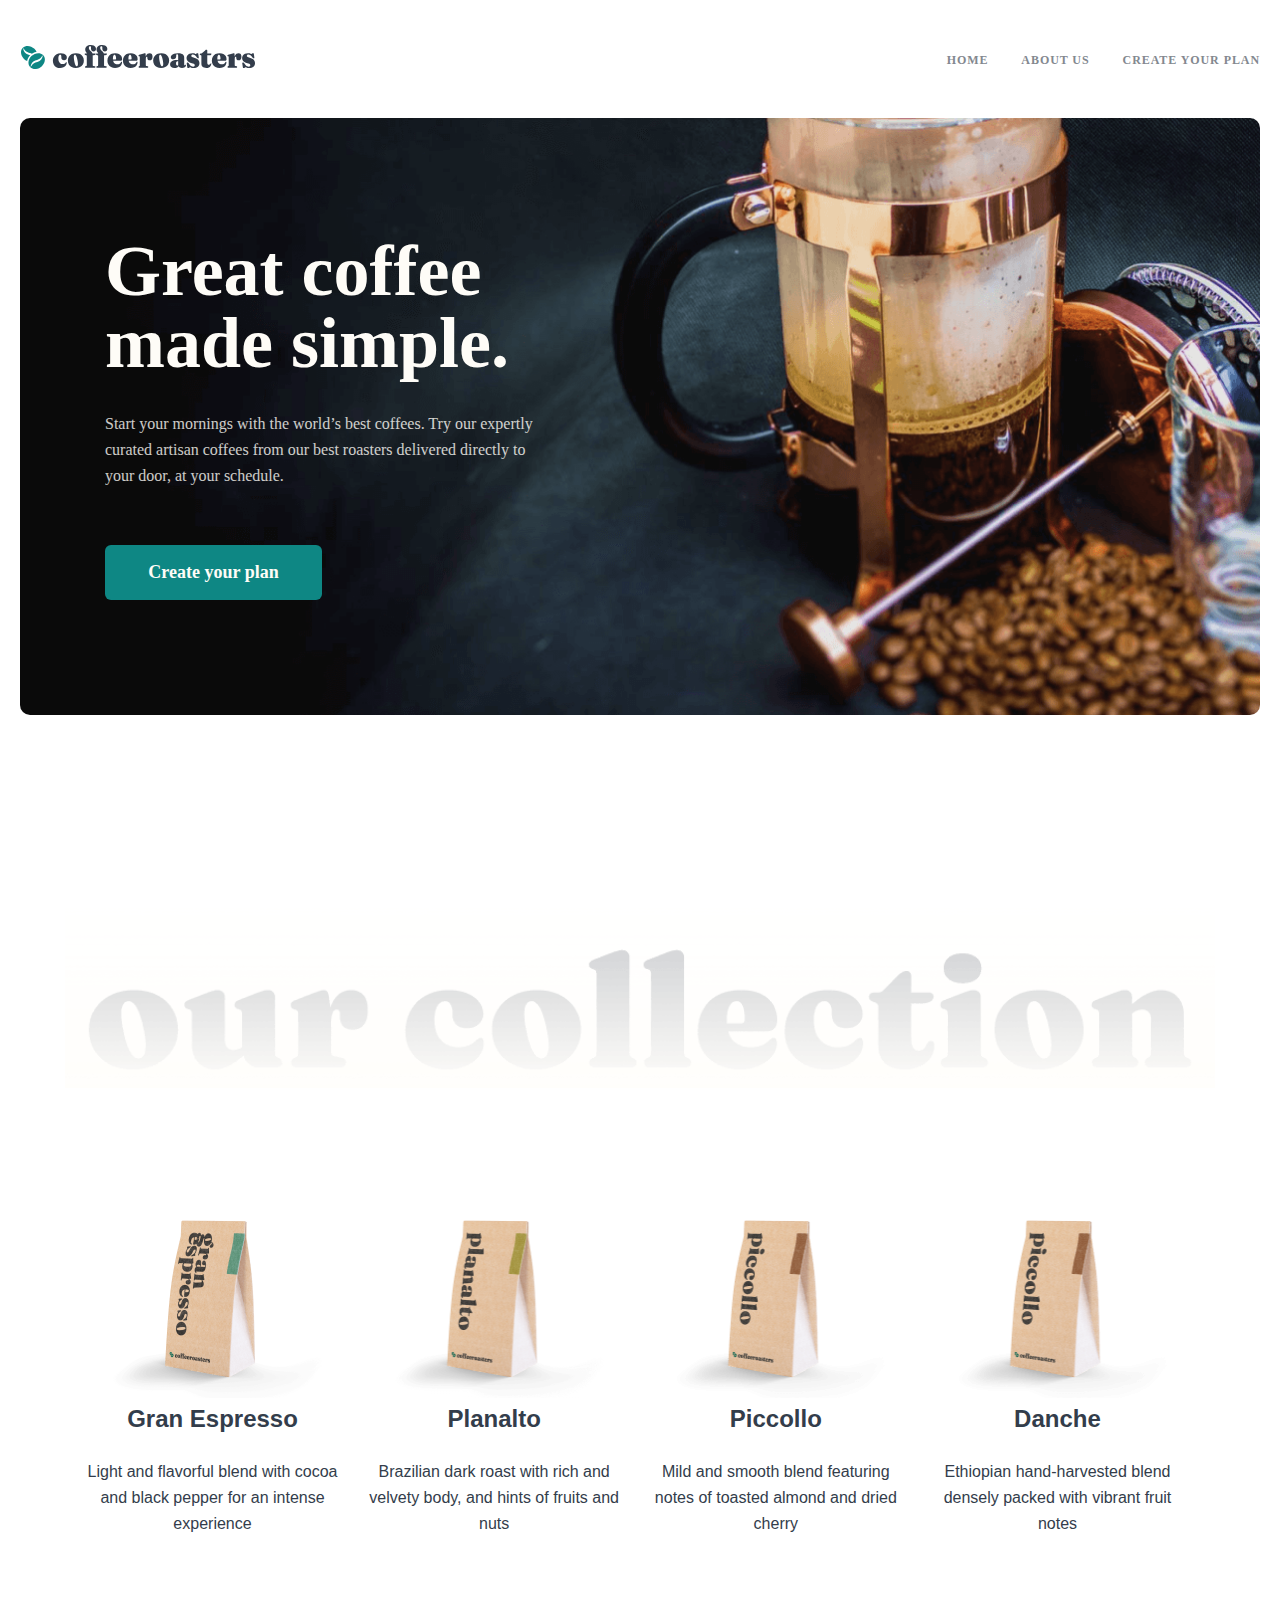
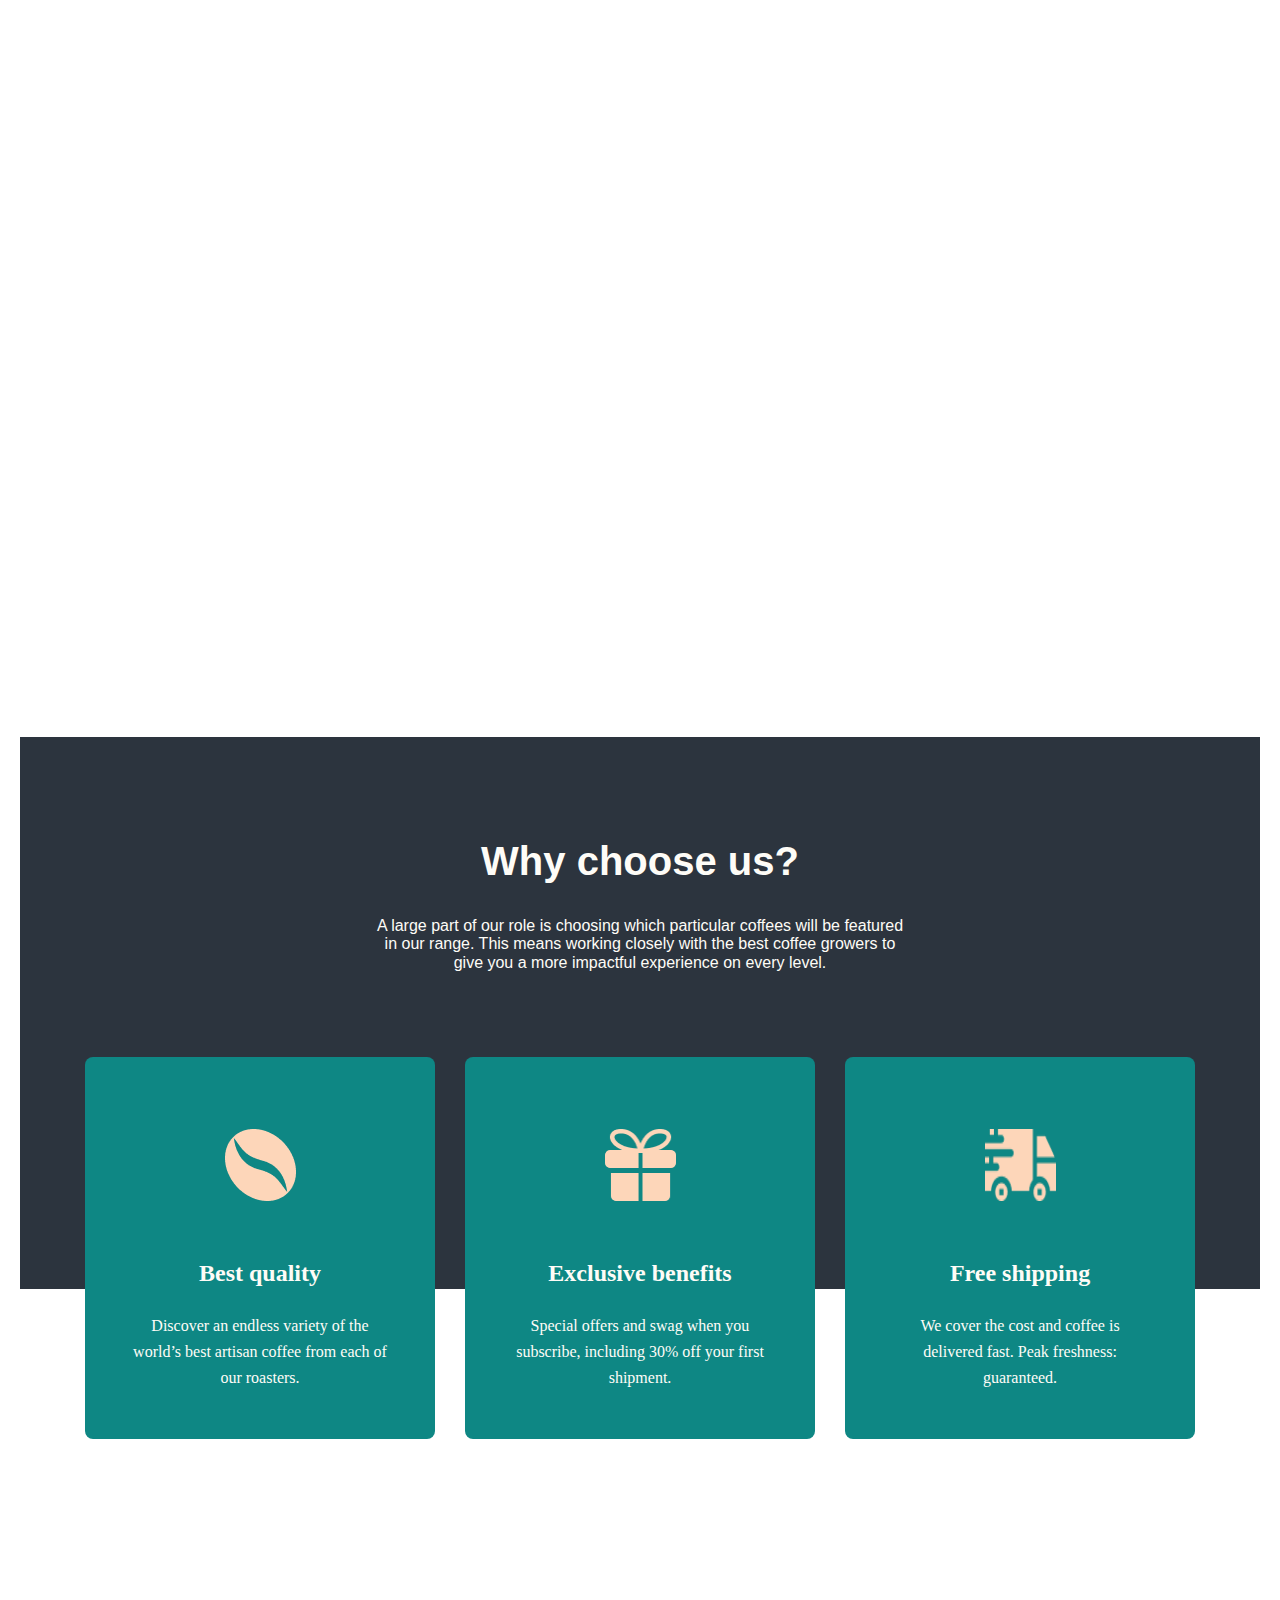
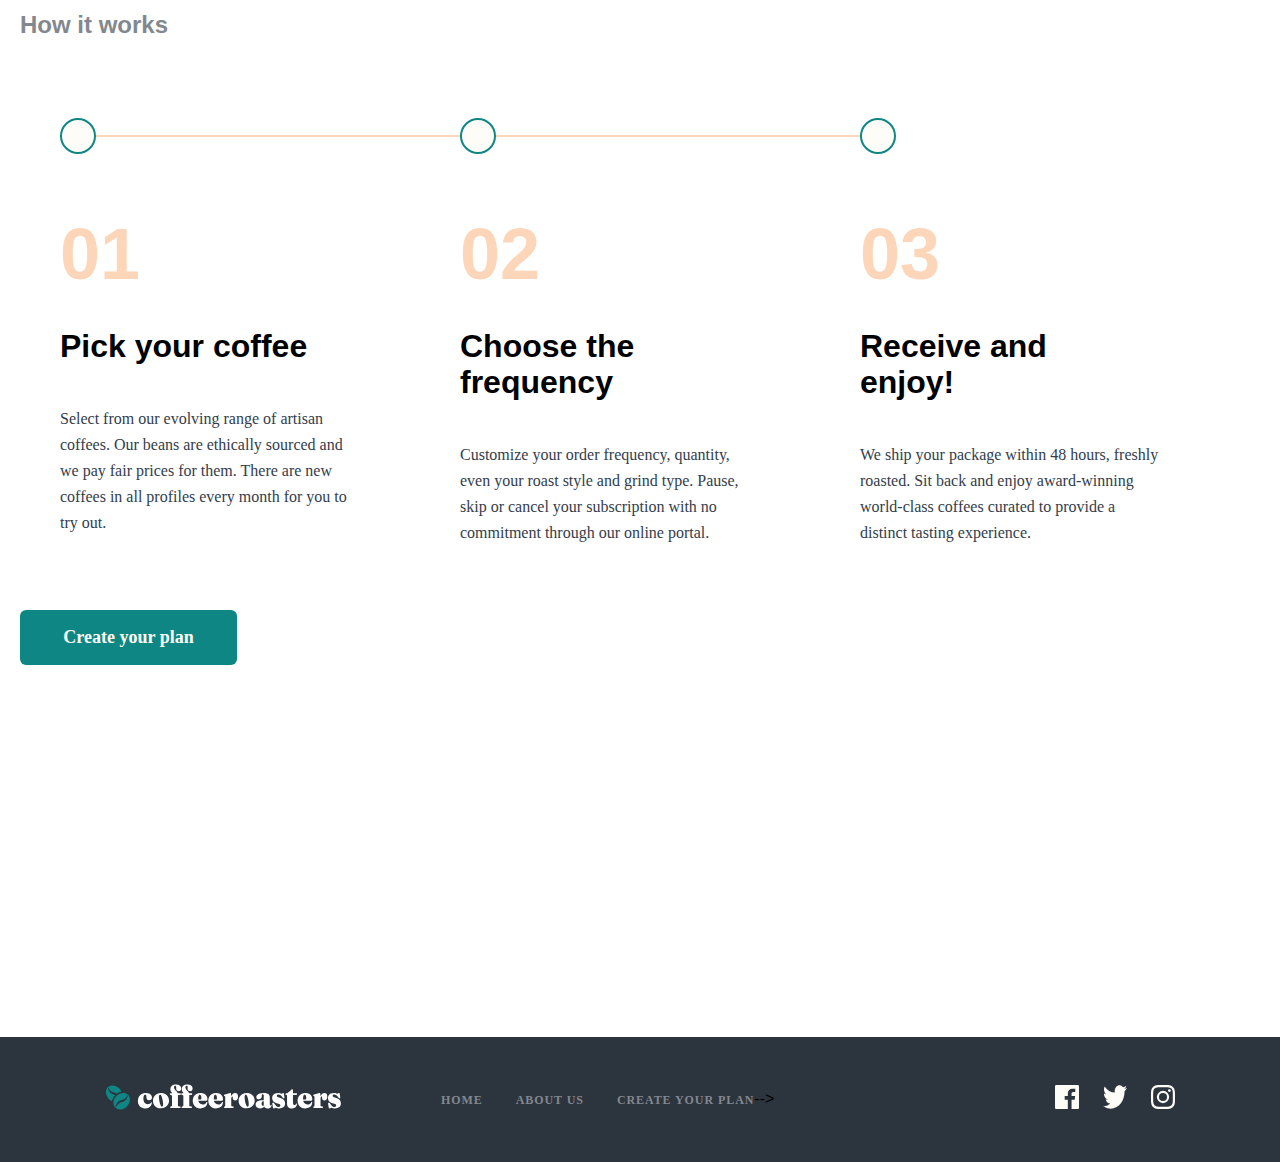
<file: index.html>
<!DOCTYPE html>
<html lang="en">
<head>
    <meta charset="UTF-8">
    <meta http-equiv="X-UA-Compatible" content="IE=edge">
    <meta name="viewport" content="width=device-width, initial-scale=1.0">
    <link rel="stylesheet" href="./css/main.min.css">
    <title>coffeeroasters</title>
</head>
<body>
    <!-- Header -->
    
       <header class="header">
        <div class="container">
            <a class="logo-link" href="./index.html">
                <img
                class="logo-link-image" 
                src="./images/header-logo.svg" 
                alt="coffeeroasters's logo"
                width="236"
                height="26"
                >
            </a> 
            
            
            <button class="header__menu-button" type="button">
                
                <span>&#9776;</span>
                <span>&#x2715;</span>
                
            </button>  
          
        <!-- nav -->
        
          <nav class="nav">
            <ul class="nav__list">
                <li class="nav__item">
                    <a class="nav__link nav__link--active" href="./index.html">HOME</a>
                </li>
                <li class="nav__item">
                    <a class="nav__link" href="./about.html">ABOUT US</a>
                </li>
                <li class="nav__item">
                    <a class="nav__link" href="./creat.html">Create your plan</a>
                </li>
            </ul>
        </nav>
    </div>
</header>   

<!-- Main -->

<main class="main">  

    <!-- Hero -->

        <section class="hero">
        <div class="container">
            <div class="hero__box">
                <h1 class="hero__heading">Great coffee made simple.</h1>
                
                <p class="hero__description">
                    Start your mornings with the world’s best coffees. 
                    Try our expertly curated artisan coffees from our best 
                    roasters delivered directly to your door, at your schedule.
                </p>
                
                <button
                class="hero__link button" 
                href="./create-your-plan.html" 
                title="Create your plan">Create your plan
            </button>
        </div>
    </div>
</section>     

 <!-- Collection -->  

     <section class="collection">
    <div class="container container__small">
        <ul class="collection__list">
            <li class="collection__item">
                <img 
                class="coffee" 
                src="./images/kopi1 copy.png" 
                alt="coffee"
                width="255"
                height="193">
                
                <div class="collection__box">
                    <h2 class="collection__heading">Gran Espresso</h2>
                    
                    <p class="collection__paragraph">
                        Light and flavorful blend with
                        cocoa and black pepper for an intense experience
                    </p>
                </div>
            </li>
            <li class="collection__item">
                
                <img 
                class="planalto" 
                src="./images/kopi2.png" 
                alt="coffee"
                width="255"
                height="193">
                
                <div class="collection__box">
                    <h2 class="collection__heading">Planalto</h2>
                    
                    <p class="collection__paragraph">
                        Brazilian dark roast with rich and velvety body, 
                        and hints of fruits and nuts
                    </p>
                </div>
            </li>
            <li class="collection__item">
                
                <img 
                class="piccollo" 
                src="./images/kopi3.png" 
                alt="coffee"
                width="255"
                height="193">
                
                <div class="collection__box">
                    <h2 class="collection__heading">Piccollo</h2>
                    
                    <p class="collection__paragraph">
                        Mild and smooth blend featuring notes
                        of toasted almond and dried cherry
                    </p>
                </div>
            </li>
            <li class="collection__item"> 
                
                <img 
                class="danche" 
                src="./images/kopi3.png" 
                alt="coffee"
                width="255"
                height="193">
                
                <div class="collection__box">
                    <h2 class="collection__heading">Danche</h2>
                    
                    <p class="collection__paragraph">
                        Ethiopian hand-harvested blend densely
                        packed with vibrant fruit notes
                    </p>
                </div>
            </li>
        </ul>
    </div>
</section> 

  <section class="services">
    <div class="container">
        <div class="services__info">
            <h2 class="services-heading">Why choose us?</h2>
            
            <p class="services__info__paragraph">
                A large part of our role is choosing which particular
                coffees will be featured 
                in our range. This means working closely 
                with the best coffee growers to give 
                you a more impactful experience on every level.
            </p>
        </div>
        
        
        
        <ul class="services__sub__list">
            <li class="services__sub__item">
                <img
                class="coffe" 
                src="./images/coffe.png" 
                alt="coffe"
                width="71"
                height="72"
                >
                
                <div class="services__sub__info">
                    <h2 class="services__sub__heading">Best quality</h2>
                    
                    <p class="services__sub__text">
                        Discover an endless variety of the world’s
                        best artisan coffee from each of our roasters.
                    </p>
                </div>
            </li>
            <li class="services__sub__item">
                <img
                class="coffe "
                src="./images/surprise.png" 
                alt="coffe"
                width="72"
                height="72"
                >
                <div class="services__sub__info">
                    <h2 class="services__sub__heading">Exclusive benefits</h2>
                    
                    <p class="services__sub__text">
                        Special offers and swag when you subscribe, 
                        including 30% off your first shipment.
                    </p>
                </div>
            </li>
            <li class="services__sub__item">
                
                <img  
                class="coffe"
                src="./images/car.png" 
                alt="coffe"
                width="72"
                height="50"
                >
                <div class="services__sub__info">
                    <h2 class="services__sub__heading">Free shipping</h2>
                    
                    <p class="services__sub__text">
                        We cover the cost and coffee is delivered fast.
                        Peak freshness: guaranteed.
                    </p>
                </div>
            </li>
        </ul>
    </div>
</div>
</section>  

<!--STEPS-->

  <section class="steps">
    <div class="container container--small">
        <h2 class="steps__heading">How it works</h2>
        
        <ol class="steps__list">
            <li class="step">
                <h3 class="step__heading">
                    <span class="step__heading__count">01</span>
                    <span class="step__heading__name">Pick your coffee</span>
                </h3>
                
                <p class="step__text">
                    Select from our evolving range of artisan coffees. Our beans are ethically sourced and we pay fair prices for them. There are new coffees in all profiles every month for you to try out.
                </p>
            </li>
            
            <li class="step">
                <h3 class="step__heading">
                    <span class="step__heading__count">02</span>
                    <span class="step__heading__name">Choose the frequency</span>
                </h3>
                
                <p class="step__text">
                    Customize your order frequency, quantity, even your roast style and grind type. Pause, skip or cancel your subscription with no commitment through our online portal.
                </p>
            </li>
            
            <li class="step">
                <h3 class="step__heading">
                    <span class="step__heading__count">03</span>
                    <span class="step__heading__name">Receive and enjoy!</span>
                </h3>
                
                <p class="step__text">
                    We ship your package within 48 hours, freshly roasted. Sit back and enjoy award-winning world-class coffees curated to provide a distinct tasting experience.
                </p>
            </li>
        </ol>
        
        <a class="steps__link button" href="./create.html">Create your plan</a>
    </div>
</section>
</main>          

<!-- Footer -->

  <footer class="footer">
    <div class="container">
        <div class="footer__inner">
            <a class="logo-link" href="./index.html">
                <img
                class="logo-link-image" 
                src="./images/logo-oq.svg" 
                alt="coffeeroasters's logo"
                width="236"
                height="26"
                >
            </a>  
              
            <!-- Nav -->
            
               <nav class="nav">
                <ul class="nav__list">
                    <li class="nav__item">
                        <a class="nav__link" href="./index.html">HOME</a>
                    </li>
                    <li class="nav__item">
                        <a class="nav__link" href="./about.html">ABOUT US</a>
                    </li>
                    <li class="nav__item">
                        <a class="nav__link" href="./creat.html">Create your plan</a>
                    </li>
                </ul>
            </nav>    -->
            
            <!-- Socials  -->
            
               <ul class="socials">
                <li class="socials__item">
                    <a class="socials__link" href="#">
                        <img
                        src="./images/facebooke.svg" 
                        alt="Social media icon"
                        width="24"
                        height="24"
                        >
                    </a>
                </li>
                <li class="socials__item">
                    <a class="socials__link" href="#">
                        <img 
                        src="./images/twiter-icon.svg" 
                        alt="Social media icon"
                        width="24"
                        height="24"
                        >
                    </a>
                </li>
                <li class="socials__item">
                    <a class="socials__link" href="#">
                        <img
                        src="./images/instagram-icon.svg" 
                        alt="Social media icon"
                        width="24"
                        height="24"
                        >
                    </a>
                </li>
            </ul>
        </div>
    </div> 
</footer>     

<script src="./main.js"></script>
</body>
</html>
</file>
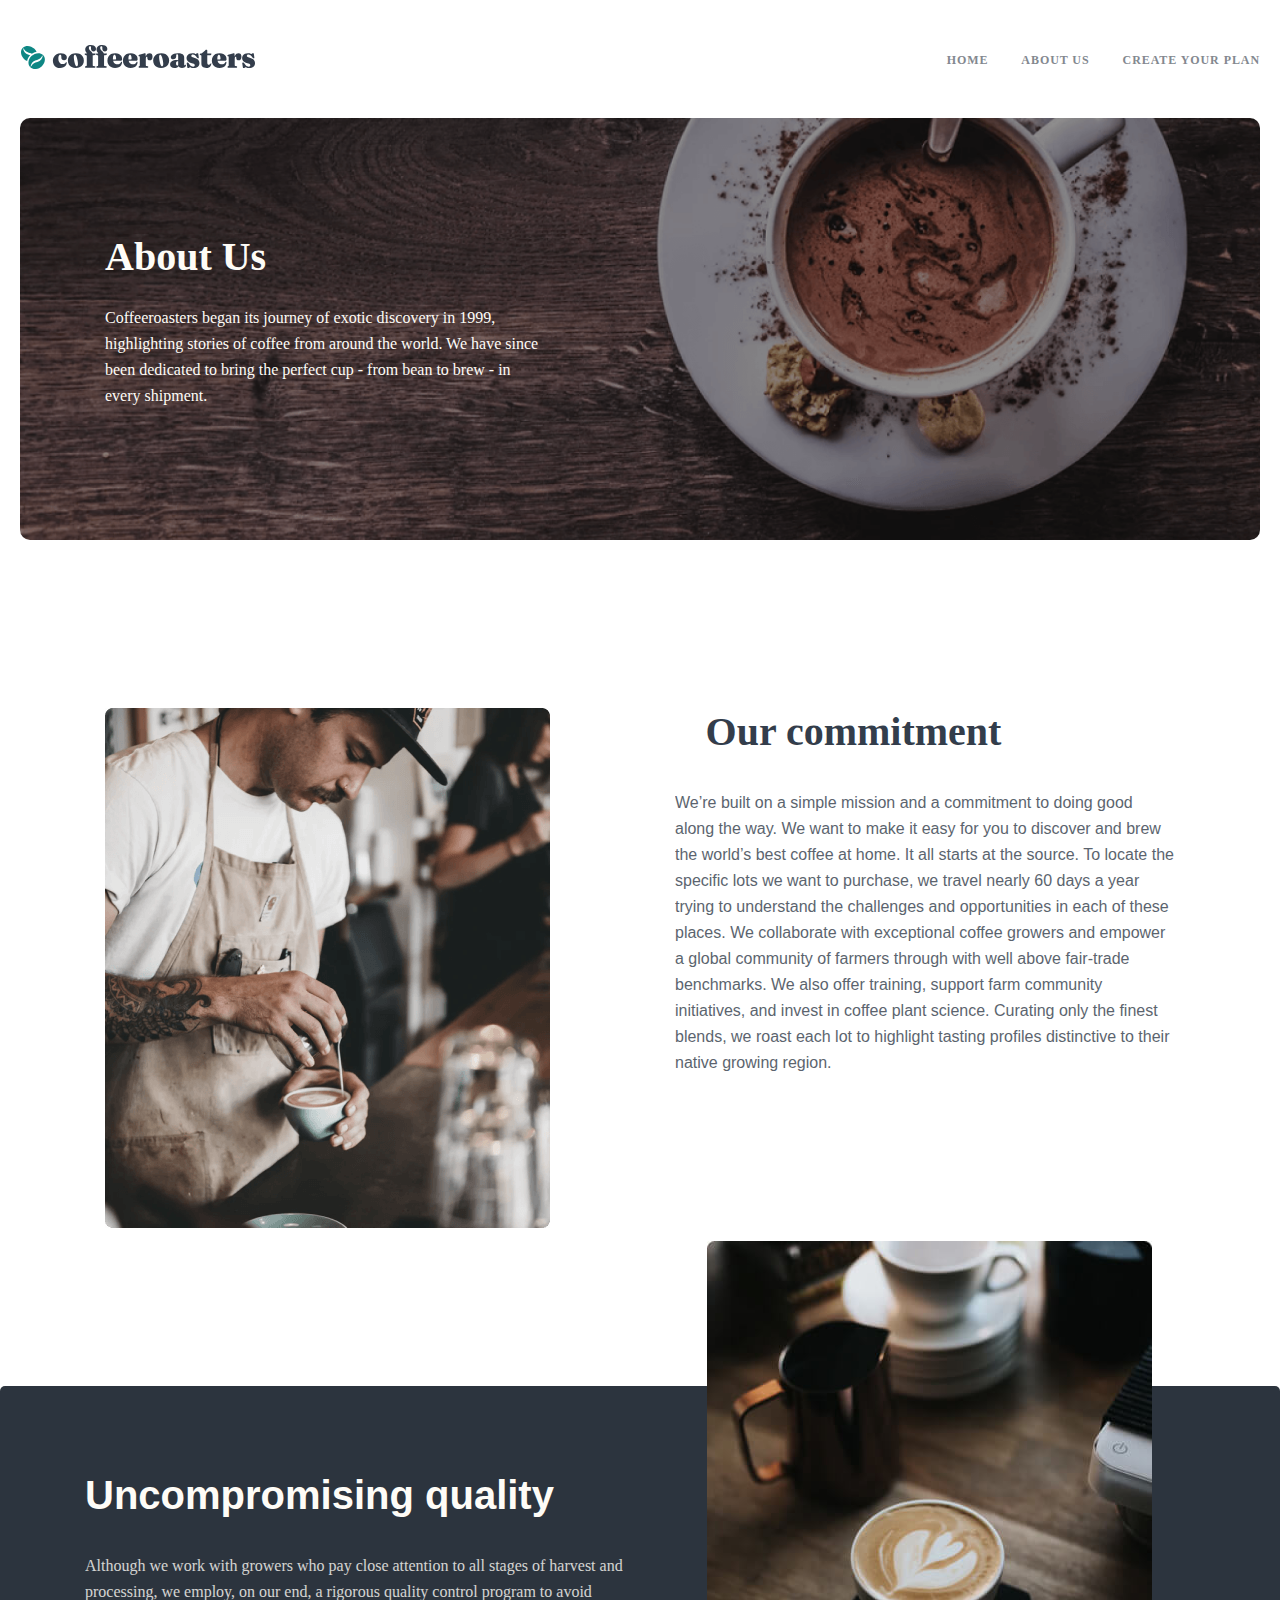
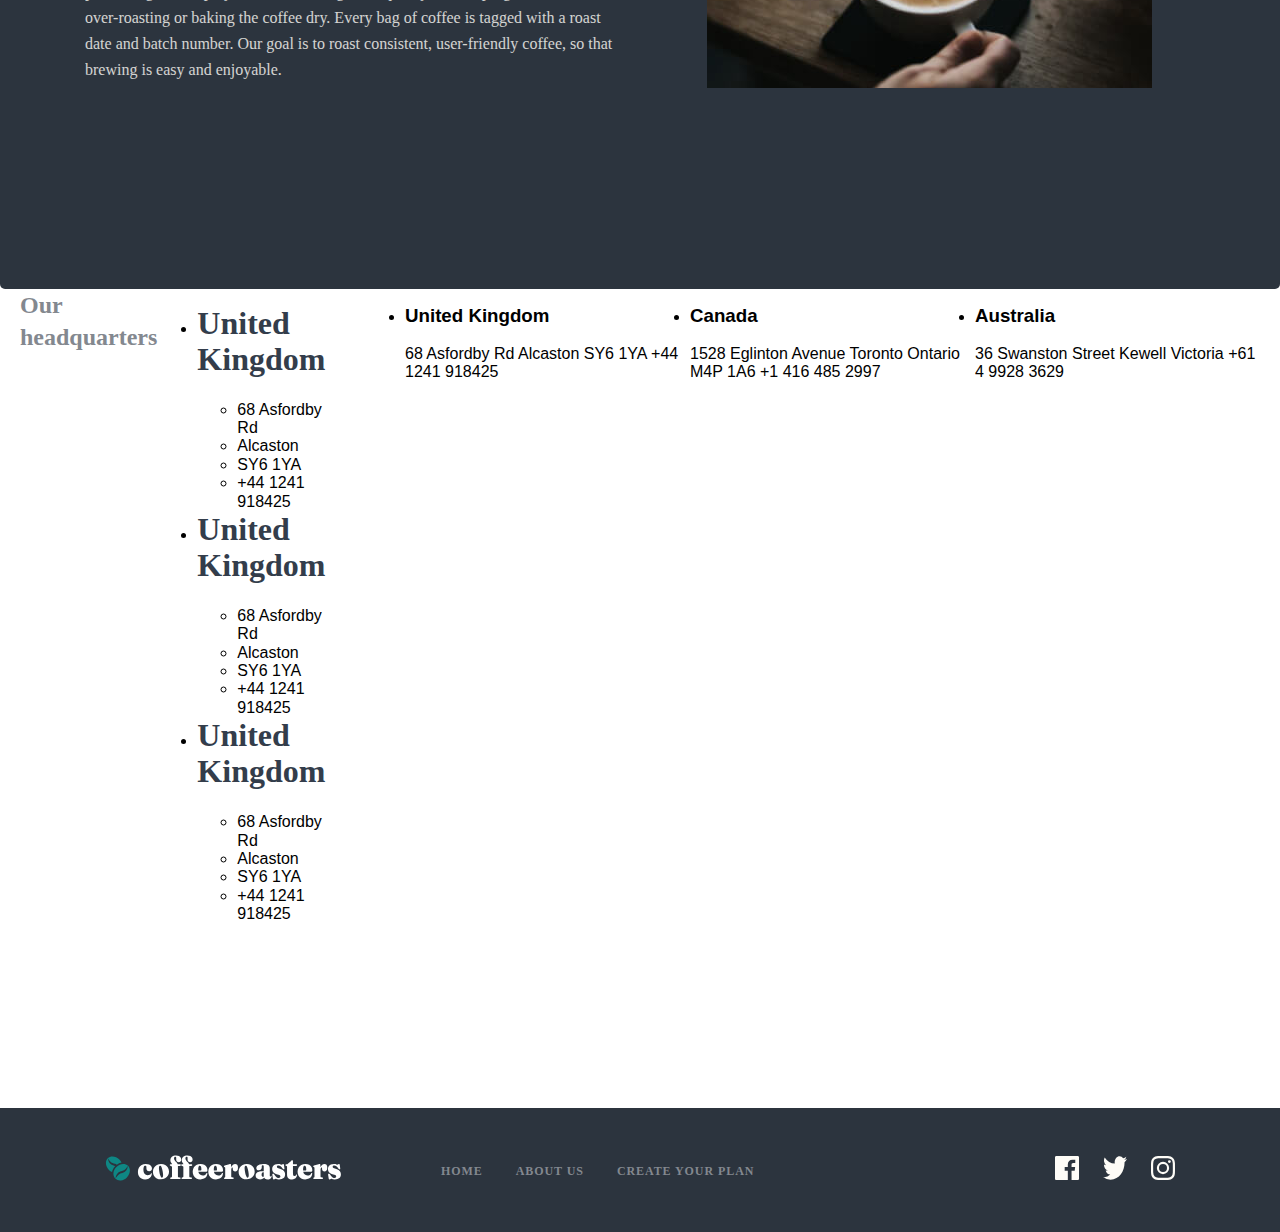
<file: about.html>
<!DOCTYPE html>
<html lang="en">
<head>
    <meta charset="UTF-8">
    <meta http-equiv="X-UA-Compatible" content="IE=edge">
    <meta name="viewport" content="width=device-width, initial-scale=1.0">
    <link rel="stylesheet" href="./css/main.min.css">
    <title>About us</title>
</head>
<body>
    
    <!-- Header -->
    
    <header class="header">
        <div class="container">
            <a class="logo-link" href="./index.html">
                <img
                class="logo-link-image" 
                src="./images/header-logo.svg" 
                alt="coffeeroasters's logo"
                width="236"
                height="26"
                >
            </a>
            
            <button class="header__menu-button" type="button">
                
                <span>&#9776;</span>
                <span>&#x2715;</span>
                
            </button>
            
            
            <!-- nav -->
            
            <nav class="nav">
                <ul class="nav__list">
                    <li class="nav__item">
                        <a class="nav__link nav__link--active" href="./index.html">HOME</a>
                    </li>
                    <li class="nav__item">
                        <a class="nav__link" href="./about.html">ABOUT US</a>
                    </li>
                    <li class="nav__item">
                        <a class="nav__link" href="./creat.html">Create your plan</a>
                    </li>
                </ul>
            </nav>
        </div>
    </header>
    
    <!-- Main -->
    
    <main class="main">
        
        <!-- Intro -->
        
        <section class="intro">
            <div class="container">
                <div class="intro__inner">
                    <h1 class="intro__heading">About Us</h1>
                    
                    <p class="intro-paragraph">
                        Coffeeroasters began its journey of exotic discovery in 1999,
                        highlighting stories of coffee from around the world.
                        We have since been dedicated
                        to bring the perfect cup - from bean to brew - in every shipment.
                    </p>
                </div>
            </div>
        </section>  
        
         <section class="commitment">
            <div class="container">
                <picture> 
                    <!-- <source media="(max-width:768px )" srcset="./"> -->
                    <source media="(max-width:768px )" srcset="./images/about-tablet2.png">
                    
                    <img 
                    class="commitment__image" 
                    src="./images/Bitmap-about.png" 
                    alt="coffeeroasters-web-site"
                    width="445"
                    height="520"
                    >
                </picture>
                <div class="our-commitment">
                    <h2 class="commitment__heading">Our commitment</h2>
                    
                    <p class="commitment__paragraph">
                        We’re built on a simple mission and a commitment to doing good along the way.
                        We want to make it easy for you to discover and brew the world’s best coffee at home. 
                        It all starts at the source. To locate the specific lots we want to purchase,
                        we travel nearly 60 days a year trying to understand 
                        the challenges and opportunities in each of these places.
                        We collaborate with exceptional coffee growers and empower a global 
                        community of farmers through with well above fair-trade benchmarks.
                        We also offer training,
                        support farm community initiatives, and invest in coffee plant science.
                        Curating only the finest blends, we roast each lot to highlight 
                        tasting profiles distinctive to their native growing region.
                    </p>
                </div>
                
                
            </div>
        </section>   
        
        <!-- Quality -->
        
         <section class="quality">
            <div class="container">
                <div class="quality__info">
                    <h2 class="quality__heading">Uncompromising quality</h2>
                    
                    <p class="quality__paragraph">
                        Although we work with growers who pay close attention 
                        to all stages of harvest and processing, we employ,
                        on our end, a rigorous quality control program to avoid over-roasting
                        or baking the coffee dry. Every bag of coffee is tagged with a roast 
                        date and batch number. Our goal is to roast consistent, user-friendly coffee,
                        so that brewing is easy and enjoyable.
                    </p>
                </div>
                <div class="quality_img"></div>
            </div>  
        </section>  
        
        <!--  Our headquarters  -->
        
        <section class="headquarters">
            
            <div class="container">
                <h3 class="headquarters__heading">Our headquarters</h3>
               <ul class="countries">
                   <li class="countries__list">
                       <h3 class="headquarter__table__item" >United Kingdom</h3>

                       <ul class="countries-info">
                           <li class="countries__item">68 Asfordby Rd</li>
                           <li class="countries__item">Alcaston</li>
                           <li class="countries__item">SY6 1YA</li>
                           <li class="countries__item">+44 1241 918425</li>
                       </ul>
                   </li>
                   <li class="countries__list">
                    <h3 class="headquarter__table__item" >United Kingdom</h3>

                    <ul class="countries-info">
                        <li class="countries__item">68 Asfordby Rd</li>
                        <li class="countries__item">Alcaston</li>
                        <li class="countries__item">SY6 1YA</li>
                        <li class="countries__item">+44 1241 918425</li>
                    </ul>
                   </li>
                   <li class="countries__list">
                    <h3 class="headquarter__table__item" >United Kingdom</h3>

                    <ul class="countries-info">
                        <li class="countries__item">68 Asfordby Rd</li>
                        <li class="countries__item">Alcaston</li>
                        <li class="countries__item">SY6 1YA</li>
                        <li class="countries__item">+44 1241 918425</li>
                    </ul>
                   </li>
               </ul>
                

            <div class="content"></div>
                <ul class="headquarters__sub__list">
                    <li class="headquarters__sub__item">
                        <h3 class="headquarters__sub__heading">United Kingdom</h3>
                        
                        <p class="headquarters__sub__text">
                            68  Asfordby Rd
                            Alcaston
                            SY6 1YA
                            +44 1241 918425
                        </p>
                    </li>
                    <li class="headquarters__sub__item">
                        <h3 class="headquarters__sub__heading">Canada</h3>
                        
                        <p class="headquarters__sub__text">
                            1528  Eglinton Avenue
                            Toronto
                            Ontario M4P 1A6
                            +1 416 485 2997
                        </p>
                    </li>
                    <li class="headquarters__sub__item">
                        <h3 class="headquarters__sub__heading">Australia</h3>
                        
                        <p class="headquarters__sub__text">
                            36 Swanston Street
                            Kewell
                            Victoria
                            +61 4 9928 3629
                        </p>
                    </li>
                </ul> 
            </section>
        </main>
        
        <!-- Footer -->
        
         <footer class="footer">
            <div class="container">
                <div class="footer__inner">
                    <a class="logo-link" href="./index.html">
                        <img
                        class="logo-link-image" 
                        src="./images/logo-oq.svg" 
                        alt="coffeeroasters's logo"
                        width="236"
                        height="26"
                        >
                    </a>
                
                <!-- Nav -->
                
                 <nav class="nav">
                    <ul class="nav__list">
                        <li class="nav__item">
                            <a class="nav__link" href="./index.html">HOME</a>
                        </li>
                        <li class="nav__item">
                            <a class="nav__link" href="/about.html">ABOUT US</a>
                        </li>
                        <li class="nav__item">
                            <a class="nav__link" href="/creat.html">Create your plan</a>
                        </li>
                    </ul>
                </nav> 
                
                <!-- Socials -->
                
                <ul class="socials">
                    <li class="socials__item">
                        <a class="socials__link" href="#">
                            <img
                            src="./images/facebooke.svg" 
                            alt="Social media icon"
                            width="24"
                            height="24"
                            >
                        </a>
                    </li>
                    <li class="socials__item">
                        <a class="socials__link" href="#">
                            <img 
                            src="./images/twiter-icon.svg" 
                            alt="Social media icon"
                            width="24"
                            height="24"
                            >
                        </a>
                    </li>
                    <li class="socials__item">
                        <a class="socials__link" href="#">
                            <img
                            src="./images/instagram-icon.svg" 
                            alt="Social media icon"
                            width="24"
                            height="24"
                            >
                        </a>
                    </li>
                </ul>
            </div>
        </div>
    </footer> 
    
    <script src="./main.js"></script>
</body>
</html>
</file>
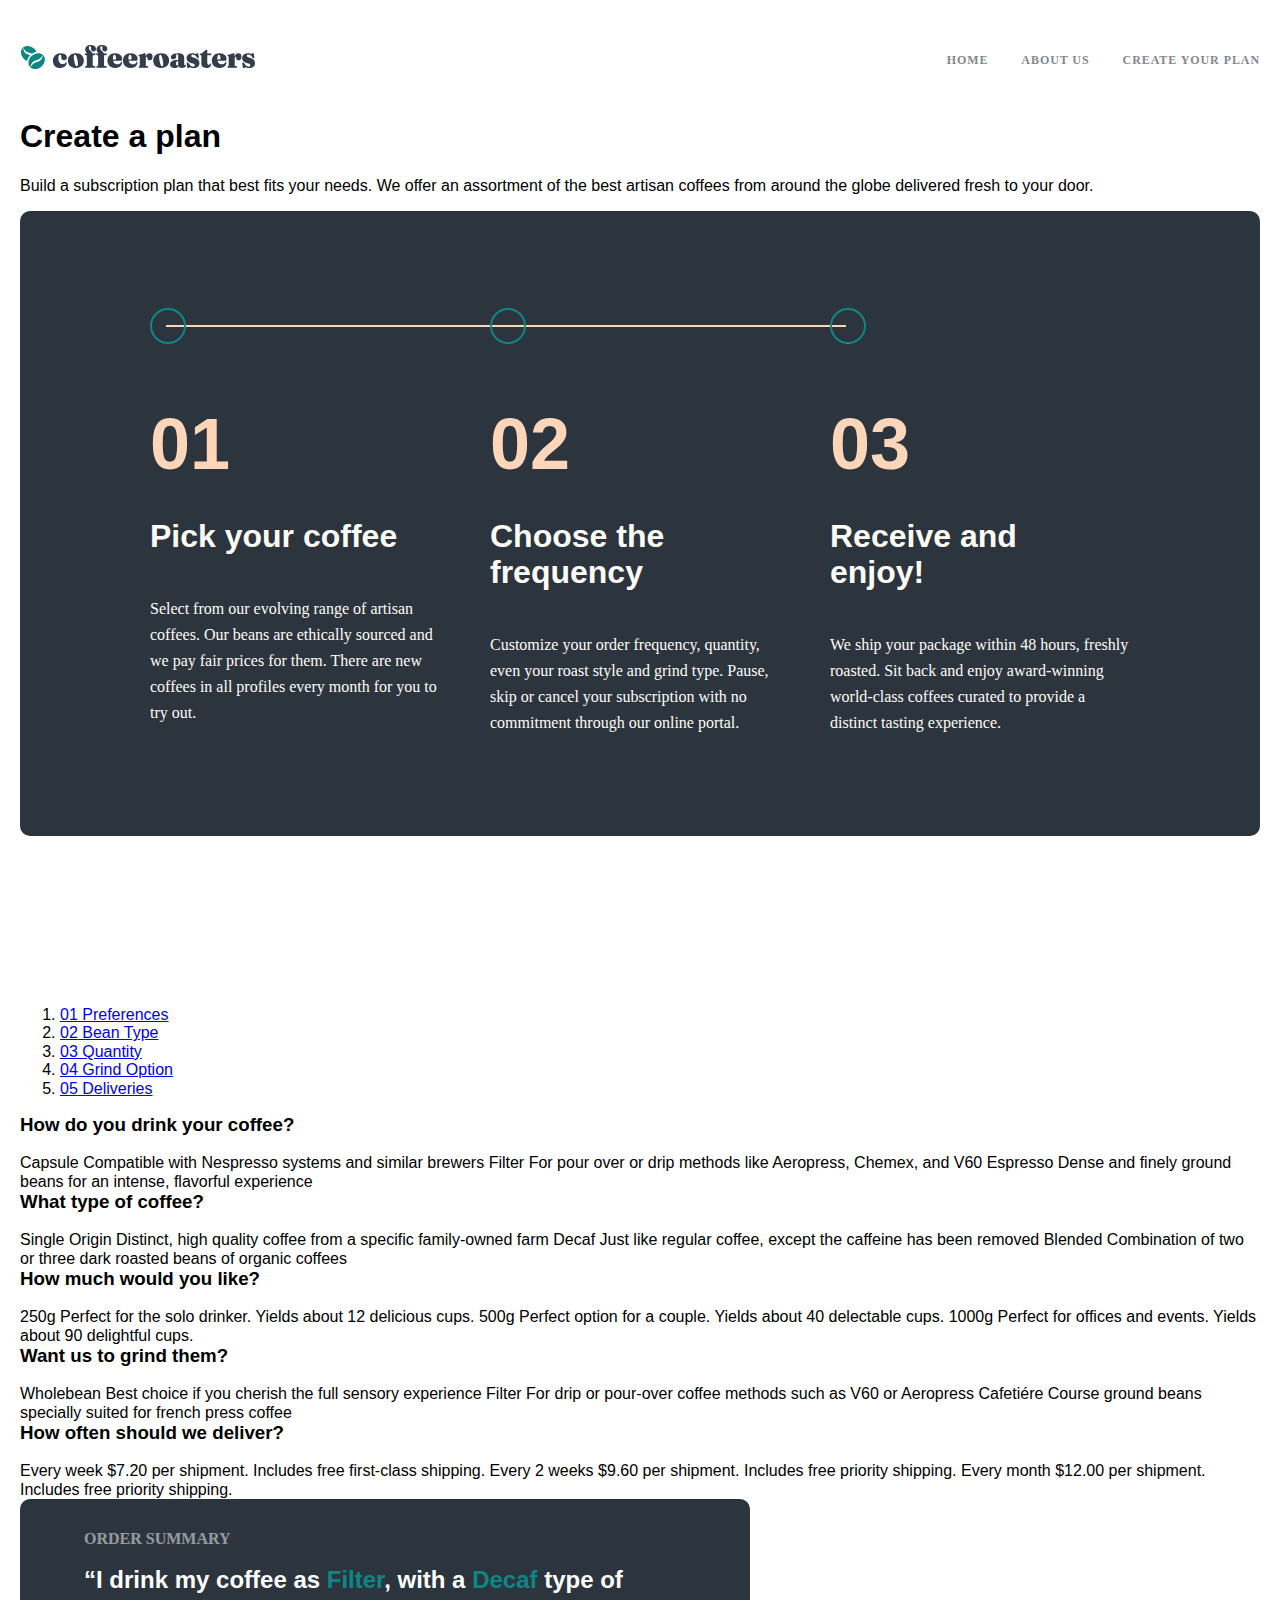
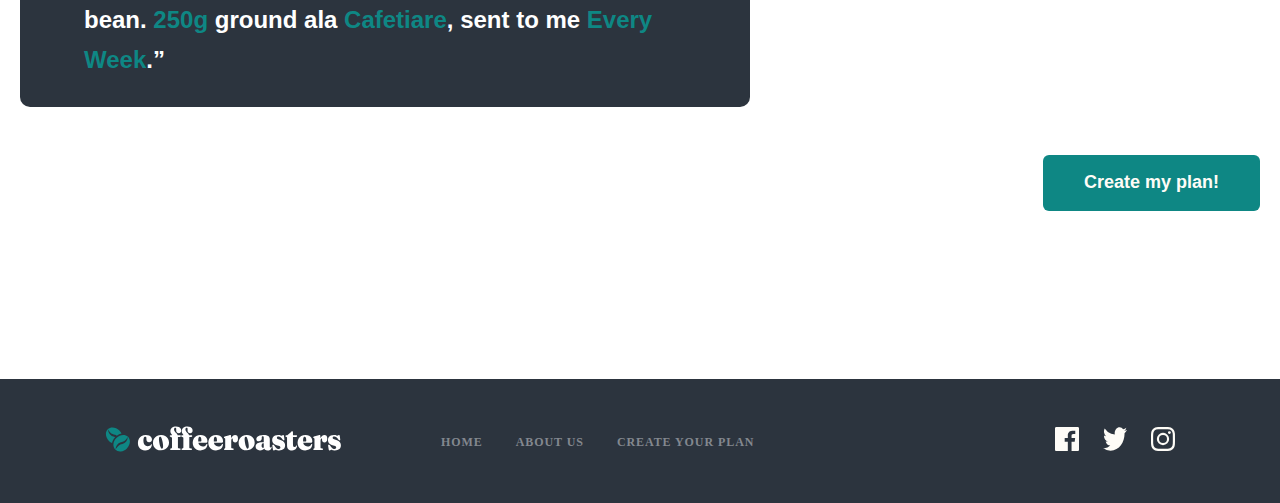
<file: creat.html>
<!DOCTYPE html>
<html lang="en">
<head>
    <meta charset="UTF-8">
    <meta http-equiv="X-UA-Compatible" content="IE=edge">
    <meta name="viewport" content="width=device-width, initial-scale=1.0">
    <link rel="stylesheet" href="./css/main.min.css">
    <title>Create your plan</title>
</head>
<body>
    <!-- Header -->
    
    <header class="header">
        <div class="container">
            <a class="logo-link" href="./index.html">
                <img
                class="logo-link-image" 
                src="./images/header-logo.svg" 
                alt="coffeeroasters's logo"
                width="236"
                height="26"
                >
            </a>
            
            <button class="header__menu-button" type="button">
                
                <span>&#9776;</span>
                <span>&#x2715;</span>
                
            </button>
            
            <!-- nav -->
            
            <nav class="nav">
                <ul class="nav__list">
                    <li class="nav__item">
                        <a class="nav__link nav__link--active" href="./index.html">HOME</a>
                    </li>
                    <li class="nav__item">
                        <a class="nav__link" href="./about.html">ABOUT US</a>
                    </li>
                    <li class="nav__item">
                        <a class="nav__link" href="./creat.html">Create your plan</a>
                    </li>
                </ul>
            </nav>
        </div>
    </header>
    
    
    <!-- Main -->
    
    <main class="main">
        
        <!-- Intro -->
        
        <section class="starting">
            <div class="container">
                <h1 class="starting__heading">Create a plan</h1>
                
                <p class="starting__paragraph">
                    Build a subscription plan that best fits your needs. 
                    We offer an assortment of the best artisan coffees 
                    from around the globe delivered fresh to your door.
                </p>
            </div>
        </section>
        
        <!--CREATE-STERPS-->
        
        <section class="create-steps">
            <div class="container">
                <div class="steps__inner">
                    <h2 class="steps__heading visually-hidden">How it works</h2>
                    
                    <ol class="steps__list">
                        <li class="step">
                            <h3 class="step__heading">
                                <span class="step__heading__count">01</span>
                                <span class="step__heading__name">Pick your coffee</span>
                            </h3>
                            
                            <p class="step__text">
                                Select from our evolving range of artisan coffees. Our beans are ethically sourced and we pay fair prices for them. There are new coffees in all profiles every month for you to try out.
                            </p>
                        </li>
                        
                        <li class="step">
                            <h3 class="step__heading">
                                <span class="step__heading__count">02</span>
                                <span class="step__heading__name">Choose the frequency</span>
                            </h3>
                            
                            <p class="step__text">
                                Customize your order frequency, quantity, even your roast style and grind type. Pause, skip or cancel your subscription with no commitment through our online portal.
                            </p>
                        </li>
                        
                        <li class="step">
                            <h3 class="step__heading">
                                <span class="step__heading__count">03</span>
                                <span class="step__heading__name">Receive and enjoy!</span>
                            </h3>
                            
                            <p class="step__text">
                                We ship your package within 48 hours, freshly roasted. Sit back and enjoy award-winning world-class coffees curated to provide a distinct tasting experience.
                            </p>
                        </li>
                    </ol>
                </div>
            </div>
        </section>
        
        <section class="customer" >
            <div class="container">
                
                <!-- customer rihgt -->
                
                <div class="customer-right">
                    <ol class="customer__right__list">
                        <li class="customer__right__item">
                            <a class="customer-right__link" href="#1">
                                <span>01</span> Preferences
                            </a>
                        </li>
                        <li class="customer__right__item">
                            <a class="customer-right__link" href="#2">
                                <span>02</span> Bean Type
                            </a>
                        </li>
                        <li class="customer__right__item">
                            <a class="customer-right__link" href="#3">
                                <span>03</span> Quantity
                            </a>
                        </li>
                        <li class="customer__right__item">
                            <a class="customer-right__link" href="#4">
                                <span>04</span> Grind Option
                            </a>
                        </li>
                        <li class="customer__right__item">
                            <a class="customer-right__link" href="#5">
                                <span>05</span> Deliveries
                            </a>
                        </li>
                    </ol>
                </div>
                
                <!-- customer__left -->
                
                <!-- How do you drink your coffee? box -->
                
                <form class=" customer__left" method="post" action="https://echo.htmlacademy.ru/">
                    
                    <h3 class="customer__left__heading" id="1">How do you drink your coffee?</h3>
                    <div class="customer__intro__box">
                        <label  class="customer__lable">
                            <input class="input visually-hidden" type="radio" name="coffeeroasters">
                            <span class="customer__box">
                                <span class="customer__box__heading">Capsule</span>
                                <span class="customer__box__text">
                                    Compatible with Nespresso systems and similar brewers
                                </span>
                            </span>
                        </label>
                        
                        <label >
                            <input class="input visually-hidden" type="radio" name="coffeeroasters">
                            <span class="customer__box">
                                <span class="customer__box__heading">Filter</span>
                                <span class="customer__box__text">
                                    For pour over or drip methods like Aeropress, Chemex, and V60
                                </span>
                            </span>
                        </label>
                        
                        <label >
                            <input class="input visually-hidden" type="radio"  name="coffeeroasters">
                            <span class="customer__box">
                                <span class="customer__box__heading">Espresso</span>
                                <span class="customer__box__text">
                                    Dense and finely ground beans for an intense, flavorful experience
                                </span>
                            </span>
                        </label>
                    </div>
                    
                    <!-- What type of coffee? box -->
                    
                    <h3 class="customer__left__heading" id="2">What type of coffee?</h3>
                    <div class="customer__intro__box">
                        <label  class="customer__lable">
                            <input class="input visually-hidden" type="radio" name="coffeeroasters">
                            <span class="customer__box">
                                <span class="customer__box__heading">Single Origin</span>
                                <span class="customer__box__text">
                                    Distinct, high quality coffee from a specific family-owned farm
                                </span>
                            </span>
                        </label>
                        
                        <label >
                            <input class="input visually-hidden" type="radio" name="coffeeroasters"> 
                            <span class="customer__box">
                                <span class="customer__box__heading">Decaf</span>
                                <span class="customer__box__text">
                                    Just like regular coffee, except the caffeine has been removed
                                </span>
                            </span>
                        </label>
                        
                        <label >
                            <input class="input visually-hidden" type="radio" name="coffeeroasters">
                            <span class="customer__box">
                                <span class="customer__box__heading">Blended</span>
                                <span class="customer__box__text">
                                    Combination of two or three dark roasted beans of organic coffees
                                </span>
                            </span>
                        </label>
                    </div>
                    
                    
                    
                    <!-- How much would you like? box -->
                    
                    <h3 class="customer__left__heading" id="3">How much would you like?</h3>
                    <div class="customer__intro__box">
                        <label  class="customer__lable">
                            <input class="input visually-hidden" type="radio" name="coffeeroasters">
                            <span class="customer__box">
                                <span class="customer__box__heading">250g</span>
                                <span class="customer__box__text">
                                    Perfect for the solo drinker. Yields about 12 delicious cups.
                                </span>
                            </span>
                        </label>
                        
                        <label >
                            <input class="input visually-hidden" type="radio" name="coffeeroasters">
                            <span class="customer__box">
                                <span class="customer__box__heading">500g</span>
                                <span class="customer__box__text">
                                    Perfect option for a couple. Yields about 40 delectable cups.
                                </span>
                            </span>
                        </label>
                        
                        <label >
                            <input class="input visually-hidden" type="radio" name="coffeeroasters">
                            <span class="customer__box">
                                <span class="customer__box__heading">1000g</span>
                                <span class="customer__box__text">
                                    Perfect for offices and events. Yields about 90 delightful cups.
                                </span>
                            </span>
                        </label>
                    </div>
                    
                    <!-- Want us  to grind them? box -->
                    
                    
                    
                    <h3 class="customer__left__heading" id="4">Want us to grind them?</h3>
                    <div class="customer__intro__box">
                        <label   class="customer__lable">
                            <input class="input visually-hidden" type="radio" name="coffeeroasters">
                            <span class="customer__box">
                                <span class="customer__box__heading">Wholebean</span>
                                <span class="customer__box__text">
                                    Best choice if you cherish the full sensory experience
                                </span>
                            </span>
                        </label>
                        
                        <label >
                            <input class="input visually-hidden" type="radio" name="coffeeroasters">
                            <span class="customer__box">
                                <span class="customer__box__heading">Filter</span>
                                <span class="customer__box__text">
                                    For drip or pour-over coffee methods such as V60 or Aeropress
                                </span>
                            </span>
                        </label>
                        
                        <label >
                            <input class="input visually-hidden" type="radio" name="coffeeroasters">
                            <span class="customer__box">
                                <span class="customer__box__heading">Cafetiére</span>
                                <span class="customer__box__text">
                                    Course ground beans specially suited for french press coffee
                                </span>
                            </span>
                        </label>
                    </div>
                    
                    
                    <!-- How often should we deliver? box -->
                    
                    <h3 class="customer__left__heading" id="1">How often should we deliver?</h3>
                    <div class="customer__intro__box">
                        <label  class="customer__lable">
                            <input class="input visually-hidden" type="radio" name="coffeeroasters">
                            <span class="customer__box">
                                <span class="customer__box__heading">Every week</span>
                                <span class="customer__box__text">
                                    $7.20 per shipment. Includes free first-class shipping.
                                </span>
                            </span>
                        </label>
                        
                        <label >
                            <input class="input visually-hidden" type="radio" name="coffeeroasters">
                            <span class="customer__box">
                                <span class="customer__box__heading">Every 2 weeks</span>
                                <span class="customer__box__text">
                                    $9.60 per shipment. Includes free priority shipping.
                                </span>
                            </span>
                        </label>
                        
                        <label >
                            <input class="input visually-hidden" type="radio" name="coffeeroasters">
                            <span class="customer__box">
                                <span class="customer__box__heading">Every month</span>
                                <span class="customer__box__text">
                                    $12.00 per shipment. Includes free priority shipping.
                                </span>
                            </span>
                        </label>
                    </div>
                    
                    <div class="info-box">
                        <!-- <div class="container"> -->
                            <h3 class="info-box__heading">ORDER SUMMARY</h3>
                            
                            <p class="info-box__text">
                                “I drink my coffee as <strong class="strong">Filter</strong>,
                                with a <strong class="strong">Decaf</strong> type of bean. 
                                <strong class="strong">250g</strong> ground ala 
                                <strong class="strong">Cafetiare</strong>, 
                                sent to me <strong class="strong">Every Week</strong>.”
                            </p>
                        </div>
                        
                        <button class="creat-button" type="submit">Create my plan!</button>
                    </form>
                    
                </section>
            </main>
            
            
            <!-- Footer -->
            
            <footer class="footer">
                <div class="container">
                    <div class="footer__inner">
                        <a class="logo-link" href="./index.html">
                            <img
                            class="logo-link-image" 
                            src="./images/logo-oq.svg" 
                            alt="coffeeroasters's logo"
                            width="236"
                            height="26"
                            >
                        </a>
                        
                        <!-- Nav -->
                        
                        <nav class="nav">
                            <ul class="nav__list">
                                <li class="nav__item">
                                    <a class="nav__link" href="./index.html">HOME</a>
                                </li>
                                <li class="nav__item">
                                    <a class="nav__link" href="/about.html">ABOUT US</a>
                                </li>
                                <li class="nav__item">
                                    <a class="nav__link" href="/creat.html">Create your plan</a>
                                </li>
                            </ul>
                        </nav>
                        
                        <!-- Socials -->
                        
                        <ul class="socials">
                            <li class="socials__item">
                                <a class="socials__link" href="#">
                                    <img
                                    src="./images/facebooke.svg" 
                                    alt="Social media icon"
                                    width="24"
                                    height="24"
                                    >
                                </a>
                            </li>
                            <li class="socials__item">
                                <a class="socials__link" href="#">
                                    <img 
                                    src="./images/twiter-icon.svg" 
                                    alt="Social media icon"
                                    width="24"
                                    height="24"
                                    >
                                </a>
                            </li>
                            <li class="socials__item">
                                <a class="socials__link" href="#">
                                    <img
                                    src="./images/instagram-icon.svg" 
                                    alt="Social media icon"
                                    width="24"
                                    height="24"
                                    >
                                </a>
                            </li>
                        </ul>
                    </div>
                </div>
            </footer>
            
            <script src="./main.js"></script>
        </body>
        </html>
</file>
<file: css/main.min.css>
/*! normalize.css v8.0.1 | MIT License | github.com/necolas/normalize.css */html{line-height:1.15;-webkit-text-size-adjust:100%}body{margin:0}main{display:block}h1{font-size:2em;margin:0.67em 0}hr{-webkit-box-sizing:content-box;box-sizing:content-box;height:0;overflow:visible}pre{font-family:monospace, monospace;font-size:1em}a{background-color:transparent}abbr[title]{border-bottom:none;text-decoration:underline;-webkit-text-decoration:underline dotted;text-decoration:underline dotted}b,strong{font-weight:bolder}code,kbd,samp{font-family:monospace, monospace;font-size:1em}small{font-size:80%}sub,sup{font-size:75%;line-height:0;position:relative;vertical-align:baseline}sub{bottom:-0.25em}sup{top:-0.5em}img{border-style:none}button,input,optgroup,select,textarea{font-family:inherit;font-size:100%;line-height:1.15;margin:0}button,input{overflow:visible}button,select{text-transform:none}button,[type="button"],[type="reset"],[type="submit"]{-webkit-appearance:button}button::-moz-focus-inner,[type="button"]::-moz-focus-inner,[type="reset"]::-moz-focus-inner,[type="submit"]::-moz-focus-inner{border-style:none;padding:0}button:-moz-focusring,[type="button"]:-moz-focusring,[type="reset"]:-moz-focusring,[type="submit"]:-moz-focusring{outline:1px dotted ButtonText}fieldset{padding:0.35em 0.75em 0.625em}legend{-webkit-box-sizing:border-box;box-sizing:border-box;color:inherit;display:table;max-width:100%;padding:0;white-space:normal}progress{vertical-align:baseline}textarea{overflow:auto}[type="checkbox"],[type="radio"]{-webkit-box-sizing:border-box;box-sizing:border-box;padding:0}[type="number"]::-webkit-inner-spin-button,[type="number"]::-webkit-outer-spin-button{height:auto}[type="search"]{-webkit-appearance:textfield;outline-offset:-2px}[type="search"]::-webkit-search-decoration{-webkit-appearance:none}::-webkit-file-upload-button{-webkit-appearance:button;font:inherit}details{display:block}summary{display:list-item}template{display:none}[hidden]{display:none}@font-face{font-family:'Fraunces';font-style:italic;font-weight:900;src:url("../fonts/fraunces-v10-latin-900italic.woff2") format("woff2") url("../fonts/fraunces-v10-latin-900italic.woff") format("woff")}@font-face{font-family:'Barlow';font-style:normal;font-weight:400;src:url("../fonts/barlow-v5-latin-regular.woff2") format("woff2") url("../fonts/barlow-v5-latin-regular.woff") format("woff")}@font-face{font-family:'Barlow';font-style:normal;font-weight:700;src:url("../fonts/barlow-v5-latin-700.woff2") format("woff2") url("../fonts/barlow-v5-latin-700.woff") format("woff")}*{-webkit-box-sizing:border-box;box-sizing:border-box}html{height:100%}body{height:100%;display:-webkit-box;display:-ms-flexbox;display:flex;-webkit-box-orient:vertical;-webkit-box-direction:normal;-ms-flex-direction:column;flex-direction:column;margin:0;padding:0;font-family:"Arial", sans-serif}.img{vertical-align:middle;-o-object-fit:cover;object-fit:cover}.main{-webkit-box-flex:1;-ms-flex-positive:1;flex-grow:1}.container{max-width:1320px;width:100%;margin:0 auto;padding:0 20px}.container__small{max-width:1150px;margin:0 auto;padding:0 20px}.visually-hidden{clip:rect(0 0 0 0);-webkit-clip-path:inset(50%);clip-path:inset(50%);height:1px;overflow:hidden;position:absolute;white-space:nowrap;width:1px}p{margin-top:0}h1,h2,h3,h4,h5,h6{margin-top:0}.header .container{display:-webkit-box;display:-ms-flexbox;display:flex;-webkit-box-align:center;-ms-flex-align:center;align-items:center;-webkit-box-pack:justify;-ms-flex-pack:justify;justify-content:space-between;padding:44px 20px}.header__menu-button{color:#333D4B;font-size:20px;font-weight:bold;background-color:transparent;border:none;cursor:pointer;display:none}@media only screen and (max-width: 768px){.header__menu-button{display:block;z-index:101}.header .container{background-image:url(./)}.header__menu-button span:nth-child(2){display:none}.header--active span:nth-child(1){display:none}.header--active span:nth-child(2){display:block}.nav{display:none}.header--active .nav{position:fixed;top:0;right:0;bottom:0;left:0;z-index:100;width:100%;height:100%;background:-webkit-gradient(linear, left top, left bottom, from(rgba(254,252,247,0.504981)), color-stop(55.94%, #FEFCF7));background:linear-gradient(180deg, rgba(254,252,247,0.504981) 0%, #FEFCF7 55.94%);display:block}.header--active .nav__list{display:-webkit-box;display:-ms-flexbox;display:flex;-webkit-box-orient:vertical;-webkit-box-direction:normal;-ms-flex-direction:column;flex-direction:column;margin-top:50px}.header--active .nav__item+.nav__item{margin-left:0;margin-top:30px}}@media only screen and (max-width: 600px){.header .container{-webkit-box-align:center;-ms-flex-align:center;align-items:center}}@media only screen and (max-width: 590px){.header--active .nav{top:40px}}.nav__list{display:-webkit-box;display:-ms-flexbox;display:flex;-webkit-box-align:center;-ms-flex-align:center;align-items:center;margin:0;padding:0;list-style-type:none}.nav__item+.nav__item{margin-left:33px}.nav__link{text-decoration:none;font-family:Barlow;font-weight:700;font-size:12px;line-height:15px;letter-spacing:0.923077px;text-transform:uppercase;color:#83888F;-webkit-transition:color 0.2s ease;transition:color 0.2s ease}.nav__link:hover{color:#333D4B}.nav__link:active{color:#333D4B}@media only screen and (max-width: 600px){.nav__item{margin-right:0 auto;-webkit-box-align:center;-ms-flex-align:center;align-items:center}}.hero .container{width:100%;max-width:1280px;padding:0 20px;margin-bottom:170px}.hero__box{background-image:url(../images/Bitmap.png);background-size:cover;padding:115px 85px;padding-top:117px;border-radius:10px;width:100%;max-width:1280px;background-position:center;background-repeat:no-repeat}.hero__heading{width:100%;max-width:493px;font-family:'Fraunces';font-weight:900;margin-top:0;margin-bottom:32px;font-size:72px;line-height:72px;color:#fefcf7}.hero__description{width:100%;max-width:445px;font-family:Barlow;font-weight:400;margin-top:0;margin-bottom:56px;font-size:16px;line-height:26px;color:#FEFCF7;opacity:0.8}@media only screen and (max-width: 768px){.hero .container{margin-bottom:150px}.hero__box{background-image:url("../images/home-tablet-768.png");padding:104px 58px;border-radius:10px;width:100%}.hero__heading{max-width:300px;width:100%;padding-bottom:0;margin-bottom:24px;font-weight:900;font-size:40px;line-height:40px;color:#FEFCF7}.hero__description{max-width:279px;width:100%;margin-bottom:40px;font-family:Barlow;font-style:normal;font-weight:normal;font-size:15px;line-height:25px;color:#FEFCF7;mix-blend-mode:normal;opacity:0.8}.hero__link button{margin:0 auto;-webkit-box-align:center;-ms-flex-align:center;align-items:center}}@media only screen and (max-width: 430px){.hero .container{margin-bottom:120px}.hero__box{background-image:url("../../images/home-Bitmap-mobail.png");border-radius:5px;padding-top:100px;border-radius:10px}.hero__heading{max-width:279px;width:100%;padding-bottom:0;margin:0 auto;margin-bottom:24px;text-align:center;font-family:Fraunces 9pt;font-weight:900;font-size:40px;line-height:40px;text-align:center;color:#FEFCF7}.hero__description{max-width:279px;width:100%;margin:0 auto;margin-bottom:39px;font-family:Barlow;font-style:normal;font-weight:normal;font-size:15px;line-height:25px;text-align:center;color:#FEFCF7;mix-blend-mode:normal;opacity:0.8}.hero__link button{margin:0 auto;-webkit-box-align:center;-ms-flex-align:center;align-items:center}}@media only screen and (max-width: 380px){.hero__heading{width:100%;max-width:279px}}.intro__inner{width:100%;padding:115px 85px;border-radius:10px;background-image:url("../images/about-us.png");background-size:cover;background-position:center;background-repeat:no-repeat}.intro__heading{width:100%;max-width:188px;height:48px;font-family:Fraunces;font-weight:900;margin-top:0;margin-bottom:24px;font-size:40px;line-height:48px;color:#FEFCF7}.intro-paragraph{width:100%;max-width:445px;font-family:Barlow;font-weight:400;font-size:16px;line-height:26px;color:#FEFCF7}@media only screen and (max-width: 768px){.intro__inner{width:100%;padding:118px 58px;background-image:url("../images/about-tablet.jpg");background-size:cover;border-radius:10px}.intro__heading{width:100%;max-width:150px;font-family:Fraunces 9pt;font-style:normal;font-weight:900;font-size:32px;line-height:40px;color:#FEFCF7}.intro-paragraph{width:100%;max-width:398px;font-family:Barlow;font-style:normal;font-weight:normal;font-size:15px;line-height:25px;color:#FEFCF7;opacity:0.8}}.collection .container__small{margin:0 auto;margin-bottom:800px;padding:0 20px;background-image:url("../images/Group 13.png");background-size:contain;background-position:top;background-repeat:no-repeat}.collection__list{max-width:1100px;display:-webkit-box;display:-ms-flexbox;display:flex;padding:0;margin:0;-webkit-box-pack:justify;-ms-flex-pack:justify;justify-content:space-between;list-style-type:none;text-align:center}.collection__heading{padding:0;margin:0;margin-bottom:24px}.collection__paragraph{padding:0;margin:0}.collection__item{width:255px;background-position:center;background-repeat:no-repeat;margin:0;padding:0;padding-top:320px}.collection__item__planalto{width:255px;background-position:center;background-repeat:no-repeat;margin:0;padding:0;padding-top:320px}.collection__item__piccollo{width:255px;background-position:center;background-repeat:no-repeat;margin:0;padding:0;padding-top:320px}.collection__item__danche{width:255px;background-position:center;background-repeat:no-repeat;margin:0;padding:0;padding-top:320px}.collection__heading{font-size:24px;line-height:32px;-webkit-box-align:center;-ms-flex-align:center;align-items:center;text-align:center;color:#333D4B}.collection__paragraph{width:255px;height:78px;font-size:16px;line-height:26px;text-align:center;color:#333D4B}@media only screen and (max-width: 1100px){.container__small{max-width:689px;width:100%}.collection__list{-webkit-box-orient:vertical;-webkit-box-direction:normal;-ms-flex-direction:column;flex-direction:column;-webkit-box-align:center;-ms-flex-align:center;align-items:center}.collection__list>li{-ms-flex-negative:0;flex-shrink:0;margin-bottom:0}.collection__item{display:-webkit-box;display:-ms-flexbox;display:flex;-webkit-box-pack:center;-ms-flex-pack:center;justify-content:center;-webkit-box-align:center;-ms-flex-align:center;align-items:center}}@media only screen and (max-width: 705px){.collection__item{-webkit-box-orient:vertical;-webkit-box-direction:normal;-ms-flex-direction:column;flex-direction:column;padding-top:105px}}.services .container{position:relative;padding-bottom:150px;margin-bottom:170px}.services__info{max-width:100%;margin:0 auto;padding-bottom:150px;background-color:#2c343e;padding:100px;padding-bottom:317px;text-align:center;color:#FEFCF7}.services-heading{width:100%;max-width:329px;padding:0;margin:0;margin-top:0;margin:0 auto;margin-bottom:32px;font-size:40px;line-height:48px}.services__info__paragraph{max-width:540px;width:100%;margin:0;margin:0 auto;text-align:center;padding:0}.services__sub__list{max-width:1110px;width:100%;margin:0;padding:0;display:-webkit-box;display:-ms-flexbox;display:flex;right:50%;-webkit-transform:translateX(50%);transform:translateX(50%);-webkit-column-gap:30px;column-gap:30px;-webkit-box-pack:justify;-ms-flex-pack:justify;justify-content:space-between;position:absolute;bottom:0}.coffe{display:-webkit-box;display:-ms-flexbox;display:flex;-webkit-box-pack:center;-ms-flex-pack:center;justify-content:center;-webkit-box-align:center;-ms-flex-align:center;align-items:center;width:71px;height:72px;margin:0 auto;margin-bottom:56px}.services__sub__item{max-width:350px;width:100%;padding:48px;padding-top:72px;background-color:#0E8784;list-style-type:none;border-radius:8px}.services__sub__heading{width:100%;max-width:255px;margin:0;padding:0;margin-bottom:24px;font-family:Fraunces;font-weight:900;font-size:24px;line-height:32px;text-align:center;color:#FEFCF7}.services__sub__text{max-width:540px;width:100%;margin:0;padding:0;margin:0 auto;font-family:Barlow;font-size:16px;line-height:26px;text-align:center;color:#FEFCF7}@media only screen and (max-width: 1010px){.services .container{padding-bottom:150px;margin-bottom:550px}.services__info{border-radius:10px}.services-heading{width:150%;text-align:center;-webkit-box-align:center;-ms-flex-align:center;align-items:center}.services__sub__list{max-width:575px;-webkit-box-orient:vertical;-webkit-box-direction:normal;-ms-flex-direction:column;flex-direction:column;top:50%}.services__sub__item{display:-webkit-box;display:-ms-flexbox;display:flex;max-width:100%;-webkit-box-align:center;-ms-flex-align:center;align-items:center}.services__sub__item+.services__sub__item{margin-left:0;margin-top:24px}.services__sub__item::before{margin-bottom:0;margin-right:55px}.services__sub__heading{width:100%;max-width:255px}.services__sub__text{width:100%;max-width:344px;margin:0 auto;font-family:Barlow;font-size:15px;line-height:25px;color:#FEFCF7}}@media only screen and (max-width: 650px){.services__info{border-radius:10px}.services-heading{width:100%;max-width:279px;padding-top:64px;font-family:Fraunces 9pt;font-style:normal;font-weight:900;font-size:28px;line-height:28px;margin:0 auto;margin-bottom:24px;text-align:center;color:#FEFCF7}.services__info__paragraph{width:100%;max-width:279px;margin:0 auto;text-align:center}.services__sub__item+.services__sub__item{margin:0 auto;text-align:center;margin-bottom:24px}.services__sub__item{width:100%;max-width:279px;margin:0 auto;text-align:center;margin-bottom:24px;-webkit-box-orient:vertical;-webkit-box-direction:normal;-ms-flex-direction:column;flex-direction:column;padding:0 20px;padding:72px 32px;padding-bottom:48px}.services__sub__item::before{margin:0;margin-bottom:56px}.coffe{display:-webkit-box;display:-ms-flexbox;display:flex;-webkit-box-orient:vertical;-webkit-box-direction:normal;-ms-flex-direction:column;flex-direction:column;margin-bottom:56px}.services__sub__heading{margin:0 auto;text-align:center;margin-bottom:24px}}@media only screen and (max-width: 490px){.services-heading{width:100%;max-width:260px;margin:0 auto;text-align:center;margin-bottom:24px}.services__info__paragraph{width:100%;max-width:279px;margin-bottom:64px;margin:0 auto;text-align:center}.services__sub__item{width:100%;max-width:279px}.services__sub__heading{width:100%;max-width:255px;margin:0 auto;text-align:center}.services__sub__text{width:100%;max-width:212px;margin:0 auto;text-align:center;margin-bottom:48px}}.socials{display:-webkit-box;display:-ms-flexbox;display:flex;-webkit-box-align:center;-ms-flex-align:center;align-items:center;-webkit-box-pack:justify;-ms-flex-pack:justify;justify-content:space-between;margin:0;margin-left:auto;padding:0;list-style-type:none}.socials__item+.socials__item{margin-left:24px}.socials__link{text-decoration:none}.footer .container{background-color:#2C343E}.footer__inner{display:-webkit-box;display:-ms-flexbox;display:flex;-webkit-box-align:center;-ms-flex-align:center;align-items:center;margin-top:168px;padding:47px 85px;background-color:#2c343e}.footer .logo-link{margin-right:100px}.footer .nav__link:hover{color:#fefcf7}.footer .nav__link:active{color:#fefcf7}@media only screen and (max-width: 770px){-webkit-box-orient:vertical;-webkit-box-direction:normal;-ms-flex-direction:column;flex-direction:column}.button{display:inline-block;width:217px;text-decoration:none;padding:15px;font-family:Fraunces;font-weight:900;font-size:18px;line-height:25px;text-align:center;white-space:nowrap;overflow:hidden;text-overflow:ellipsis;color:#FEFCF7;background:#0E8784;border:none;border-radius:6px;cursor:pointer;-webkit-transition:background-color 0.2s ease;transition:background-color 0.2s ease}.button:hover{background-color:#66D2CF}.button:disabled{background-color:#e2dedb}@media only screen and (max-width: 430px){.button{margin:0 auto;-webkit-box-align:center;-ms-flex-align:center;align-items:center;display:block}}.quality{position:relative}.quality .container{position:relative;padding:85px;padding-right:655px;padding-bottom:190px;border-radius:5px;background-color:#2C343E}.quality__info{width:100%;max-width:540px}.quality__heading{font-weight:900;font-size:40px;line-height:48px;color:#FEFCF7}.quality__heading::before{bottom:40%;right:10%;width:445px;height:447px;position:absolute;background-image:url(../images/Bitmap2-about.jpg);background-size:cover;background-repeat:no-repeat;content:""}.quality__paragraph{width:100%;max-width:540px;font-family:Barlow;font-weight:normal;font-size:16px;line-height:26px;color:#FEFCF7;opacity:0.8}@media only screen and (max-width: 1120px){.quality .container{padding-top:224px;padding-right:85px;padding-bottom:67px}.quality__heading::before{right:50%;-webkit-transform:translateX(50%);transform:translateX(50%);top:-170px;border-radius:5px;width:573px;height:320px;background-image:url("/images/about-tablet3.png");background-repeat:no-repeat;content:""}.quality__info{margin:0 auto}.quality__heading{max-width:0 auto;margin-bottom:24px;text-align:center}.quality__paragraph{margin:0 auto;text-align:center}}.headquarters .container{display:-webkit-box;display:-ms-flexbox;display:flex}.headquarters__heading{width:255px;font-family:Fraunces;font-weight:900;font-size:24px;line-height:32px;color:#83888F}.headquarters__table{width:1110px;margin-left:auto;margin-right:auto;display:-webkit-box;display:-ms-flexbox;display:flex}.headquarters__sub__list{display:-webkit-box;display:-ms-flexbox;display:flex;-webkit-box-pack:justify;-ms-flex-pack:justify;justify-content:space-between}.headquarters__table__child{padding:85px}.headquarters__table__list{margin:0;padding:85px;padding:0;list-style-type:none}.content{width:1045px;height:262px}.headquarters__sub__item{-webkit-box-align:center;-ms-flex-align:center;align-items:center;-webkit-box-pack:center;-ms-flex-pack:center;justify-content:center}.headquarters__sub__heading{width:272px;height:36}.headquarters__sub__text{width:285px;height:107px}.headquarters__table__img{width:48.97px;height:43.94px;margin-bottom:55px}.headquarter__table__item{width:100%;max-width:223px;margin-bottom:24px;font-family:Fraunces;font-weight:900;font-size:32px;line-height:36px;color:#333D4B}.headquarters__table__item{width:100%;max-width:222px;font-family:Barlow;font-size:16px;line-height:26px;color:#333D4B}.commitment .container{display:-webkit-box;display:-ms-flexbox;display:flex;-webkit-box-pack:justify;-ms-flex-pack:justify;justify-content:space-between;max-width:1110px;height:520px}.commitment{margin-top:168px;margin-bottom:158px}.commitment__image{margin-right:125px}.our-commitment{width:540px}.commitment__heading{display:-webkit-box;display:-ms-flexbox;display:flex;-webkit-box-pack:center;-ms-flex-pack:center;justify-content:center;-webkit-box-align:center;-ms-flex-align:center;align-items:center;width:357px;font-family:Fraunces;font-weight:900;font-size:40px;line-height:48px;color:#333D4B}.commitment__paragraph{display:-webkit-box;display:-ms-flexbox;display:flex;-webkit-box-pack:center;-ms-flex-pack:center;justify-content:center;-webkit-box-align:center;-ms-flex-align:center;align-items:center;max-width:540px;font-size:16px;line-height:26px;color:#333D4B;opacity:0.8}@media only screen and (max-width: 768px){.commitment .container{-webkit-box-pack:center;-ms-flex-pack:center;justify-content:center}.commitment__image{width:281px;height:470px;margin-right:69px}.commitment__heading{width:100%;max-width:286px;margin-top:0;font-family:Fraunces 9pt;font-style:normal;font-weight:900;font-size:40px;line-height:48px;white-space:nowrap;color:#333D4B}.commitment__paragraph{width:100%;max-width:339px;font-family:Barlow;font-style:normal;font-weight:normal;font-size:15px;line-height:25px;color:#333D4B;mix-blend-mode:normal;opacity:0.8}}.info-box{width:730px;background:#2C343E;border-radius:10px;display:-webkit-box;display:-ms-flexbox;display:flex;-ms-flex-wrap:wrap;flex-wrap:wrap;padding:27px 64px;margin-bottom:48px}.info-box__heading{width:172px;font-family:Barlow;font-size:16px;line-height:26px;color:#FFFFFF;opacity:0.5;margin-top:0;margin-bottom:8px}.info-box__text{font-family:Fraunces 9pt;font-weight:900;font-size:24px;line-height:40px;color:#FFFFFF;margin:0}.strong{color:#0E8784}.creat-button{display:block;width:217px;padding:35px;padding-top:15px;padding-right:35.5px;padding-bottom:16px;padding-left:35.5px;margin-left:auto;font-family:Fraunces 9pt;font-weight:900;font-size:18px;line-height:25px;text-align:center;color:#FEFCF7;border:none;white-space:nowrap;background:#0E8784;border-radius:6px}.steps .container{margin-bottom:200px}.steps__heading{padding:0;margin:0;margin-top:0;margin-bottom:95px;font-size:24px;line-height:32px;color:#83888f}.steps__list{display:-ms-grid;display:grid;-ms-grid-columns:(1fr)[3];grid-template-columns:repeat(3, 1fr);margin-bottom:64px;list-style:none}.step{position:relative;padding-top:82px}.step::before{content:"";position:absolute;top:0;-webkit-transform:translateY(-50%);transform:translateY(-50%);display:block;width:32px;height:32px;background:#fefcf7;border:2px solid #0e8784;border-radius:50%;z-index:1}.step::after{content:"";position:absolute;top:0;left:16px;-webkit-transform:translateY(-50%);transform:translateY(-50%);display:block;width:100%;height:2px;background:#fdd6ba;z-index:0}.step:last-child::after{width:0}.step__heading{margin-bottom:42px}.step__heading__count{display:block;margin-bottom:38px;font-size:72px;line-height:72px;color:#fdd6ba}.step__heading__name{display:block;width:265px;font-size:32px;line-height:36px}.step__text{width:100%;max-width:300px;margin-bottom:0;font-family:Barlow;font-style:normal;font-weight:normal;font-size:16px;line-height:26px;color:#333D4B}.create-steps .container{margin-bottom:170px}.steps__inner{padding:100px 90px;padding-top:115px;background-color:#2c343e;border-radius:10px}.steps__inner .steps__list{list-style:none;margin:0}.steps__inner .step::before{background-color:transparent}.steps__inner .step__heading__name{color:#fefcf7}.steps__inner .step__text{color:#fefcf7}@media only screen and (max-width: 1015px){.container--small{padding:0 20px;margin:0 auto}.step{margin-right:23px}.step__text{margin:0 auto;margin-right:15px}}@media only screen and (max-width: 620px){.container--small{padding:0 20px;margin:0 auto}.step{margin-right:12px}}@media only screen and (max-width: 499px){.container--small{padding:0 20px;margin:0 auto}.steps__list{-webkit-box-orient:vertical;-webkit-box-direction:normal;-ms-flex-direction:column;flex-direction:column;margin:0 auto;display:-webkit-box;display:-ms-flexbox;display:flex}.step{margin:0}.step::before{display:none}.step::after{display:none}.steps__heading{margin:0 auto;text-align:center;margin-bottom:80px}.step__heading__count{width:100%;max-width:90px;margin:0;margin-top:0;margin:0 auto;margin-bottom:24px;text-align:center}.step__heading__name{width:100%;max-width:327px;margin:0;margin:0 auto;margin-bottom:24px;text-align:center}.step__text{width:100%;max-width:327px;margin:0 auto;margin-bottom:79px;text-align:center}.steps__link button{margin:0 auto;-webkit-box-align:center;-ms-flex-align:center;align-items:center}}
/*# sourceMappingURL=main.min.css.map */
</file>
